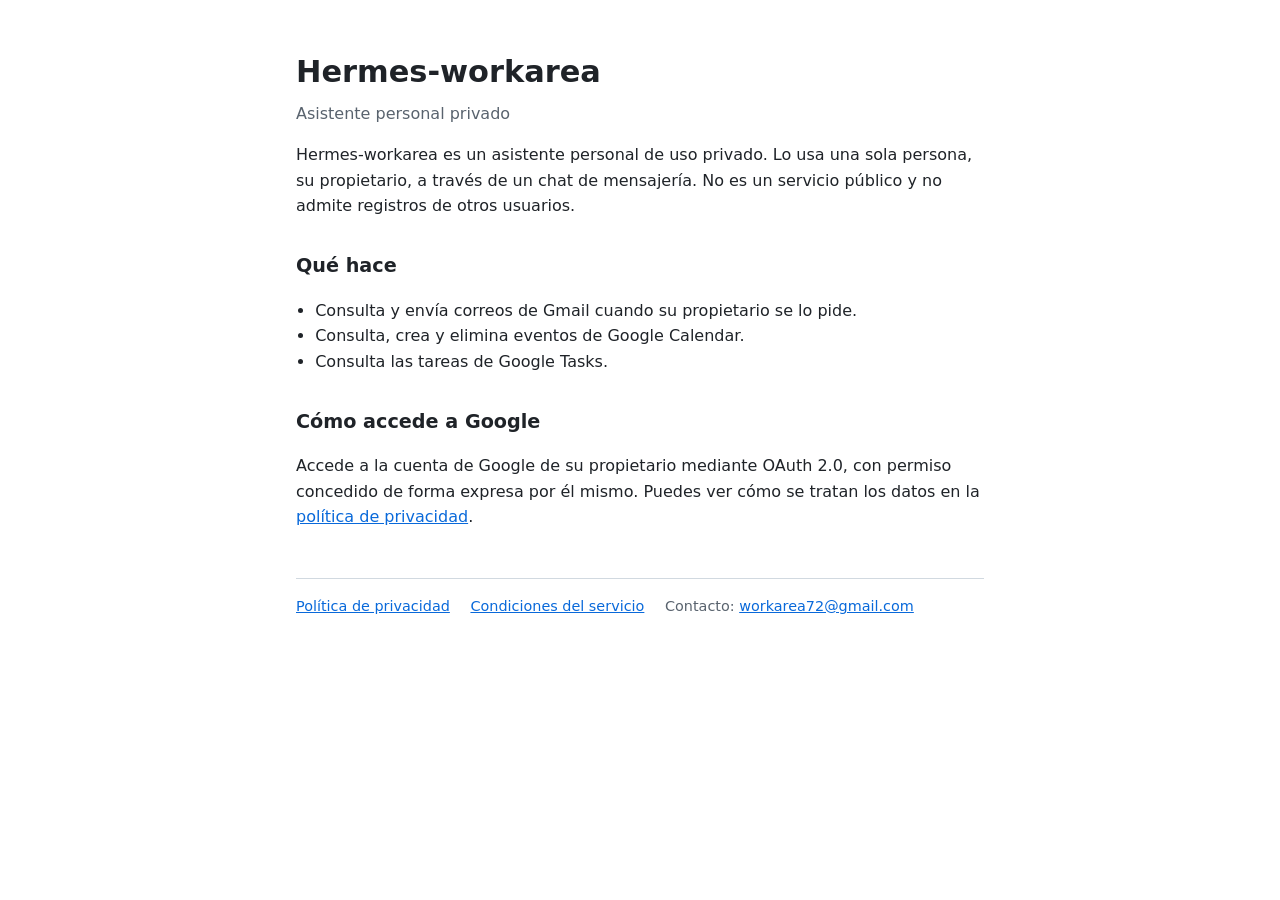
<file: index.html>
<!doctype html>
<html lang="es">
<head>
  <meta charset="utf-8">
  <meta name="viewport" content="width=device-width, initial-scale=1">
  <title>Hermes-workarea</title>
  <meta name="description" content="Asistente personal privado para un único usuario.">
  <link rel="stylesheet" href="style.css">
</head>
<body>
<main>
  <h1>Hermes-workarea</h1>
  <p class="sub">Asistente personal privado</p>

  <p>Hermes-workarea es un asistente personal de uso privado. Lo usa una sola persona, su propietario, a través de un chat de mensajería. No es un servicio público y no admite registros de otros usuarios.</p>

  <h2>Qué hace</h2>
  <ul>
    <li>Consulta y envía correos de Gmail cuando su propietario se lo pide.</li>
    <li>Consulta, crea y elimina eventos de Google Calendar.</li>
    <li>Consulta las tareas de Google Tasks.</li>
  </ul>

  <h2>Cómo accede a Google</h2>
  <p>Accede a la cuenta de Google de su propietario mediante OAuth 2.0, con permiso concedido de forma expresa por él mismo. Puedes ver cómo se tratan los datos en la <a href="privacidad.html">política de privacidad</a>.</p>

  <footer>
    <a href="privacidad.html">Política de privacidad</a>
    <a href="condiciones.html">Condiciones del servicio</a>
    <span>Contacto: <a href="mailto:workarea72@gmail.com">workarea72@gmail.com</a></span>
  </footer>
</main>
</body>
</html>
</file>
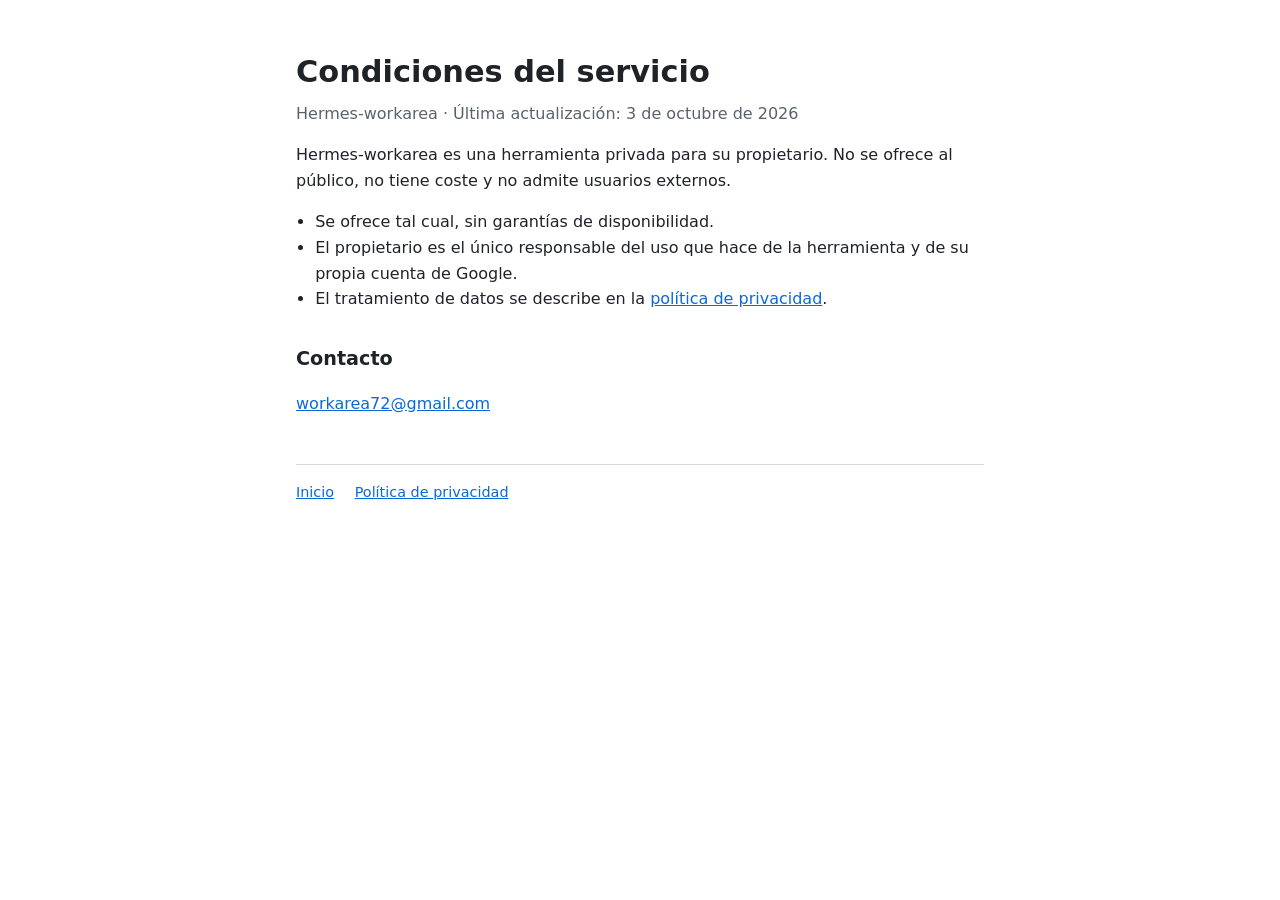
<file: condiciones.html>
<!doctype html>
<html lang="es">
<head>
  <meta charset="utf-8">
  <meta name="viewport" content="width=device-width, initial-scale=1">
  <title>Condiciones de Hermes-workarea</title>
  <meta name="description" content="Condiciones del servicio de Hermes-workarea.">
  <link rel="stylesheet" href="style.css">
</head>
<body>
<main>
  <h1>Condiciones del servicio</h1>
  <p class="sub">Hermes-workarea · Última actualización: 3 de octubre de 2026</p>

  <p>Hermes-workarea es una herramienta privada para su propietario. No se ofrece al público, no tiene coste y no admite usuarios externos.</p>
  <ul>
    <li>Se ofrece tal cual, sin garantías de disponibilidad.</li>
    <li>El propietario es el único responsable del uso que hace de la herramienta y de su propia cuenta de Google.</li>
    <li>El tratamiento de datos se describe en la <a href="privacidad.html">política de privacidad</a>.</li>
  </ul>

  <h2>Contacto</h2>
  <p><a href="mailto:workarea72@gmail.com">workarea72@gmail.com</a></p>

  <footer>
    <a href="index.html">Inicio</a>
    <a href="privacidad.html">Política de privacidad</a>
  </footer>
</main>
</body>
</html>
</file>
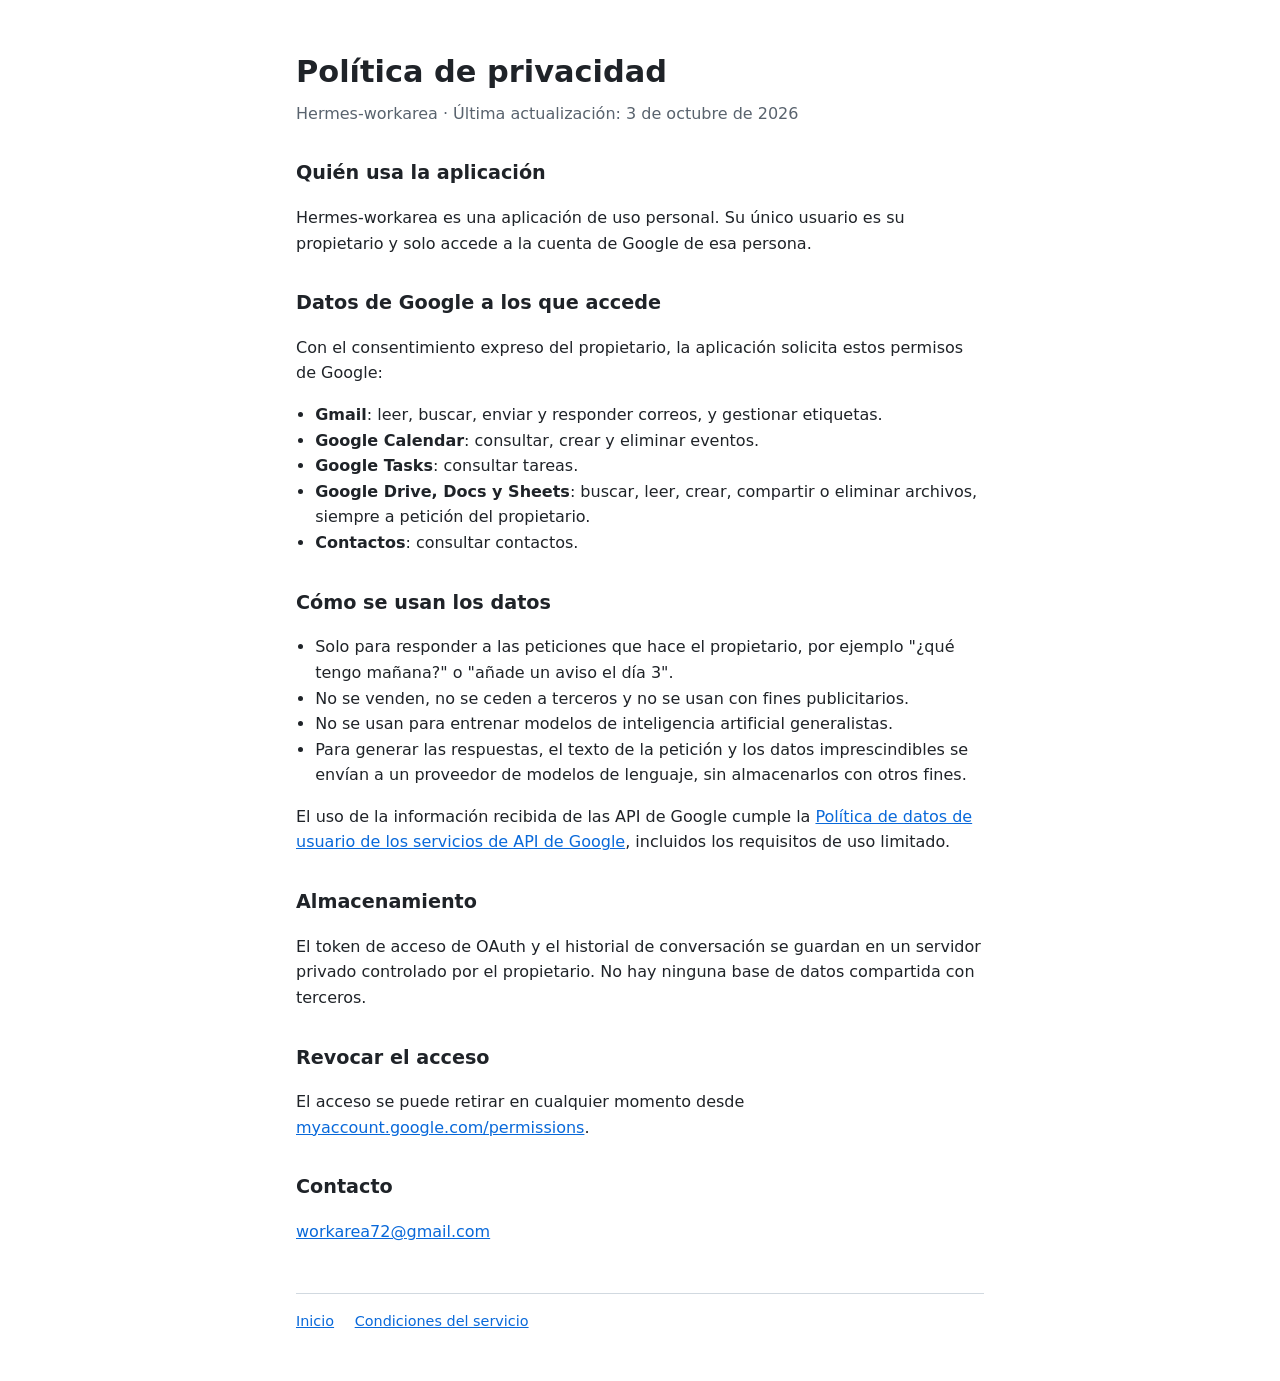
<file: privacidad.html>
<!doctype html>
<html lang="es">
<head>
  <meta charset="utf-8">
  <meta name="viewport" content="width=device-width, initial-scale=1">
  <title>Privacidad de Hermes-workarea</title>
  <meta name="description" content="Política de privacidad de Hermes-workarea.">
  <link rel="stylesheet" href="style.css">
</head>
<body>
<main>
  <h1>Política de privacidad</h1>
  <p class="sub">Hermes-workarea · Última actualización: 3 de octubre de 2026</p>

  <h2>Quién usa la aplicación</h2>
  <p>Hermes-workarea es una aplicación de uso personal. Su único usuario es su propietario y solo accede a la cuenta de Google de esa persona.</p>

  <h2>Datos de Google a los que accede</h2>
  <p>Con el consentimiento expreso del propietario, la aplicación solicita estos permisos de Google:</p>
  <ul>
    <li><strong>Gmail</strong>: leer, buscar, enviar y responder correos, y gestionar etiquetas.</li>
    <li><strong>Google Calendar</strong>: consultar, crear y eliminar eventos.</li>
    <li><strong>Google Tasks</strong>: consultar tareas.</li>
    <li><strong>Google Drive, Docs y Sheets</strong>: buscar, leer, crear, compartir o eliminar archivos, siempre a petición del propietario.</li>
    <li><strong>Contactos</strong>: consultar contactos.</li>
  </ul>

  <h2>Cómo se usan los datos</h2>
  <ul>
    <li>Solo para responder a las peticiones que hace el propietario, por ejemplo "¿qué tengo mañana?" o "añade un aviso el día 3".</li>
    <li>No se venden, no se ceden a terceros y no se usan con fines publicitarios.</li>
    <li>No se usan para entrenar modelos de inteligencia artificial generalistas.</li>
    <li>Para generar las respuestas, el texto de la petición y los datos imprescindibles se envían a un proveedor de modelos de lenguaje, sin almacenarlos con otros fines.</li>
  </ul>
  <p>El uso de la información recibida de las API de Google cumple la <a href="https://developers.google.com/terms/api-services-user-data-policy">Política de datos de usuario de los servicios de API de Google</a>, incluidos los requisitos de uso limitado.</p>

  <h2>Almacenamiento</h2>
  <p>El token de acceso de OAuth y el historial de conversación se guardan en un servidor privado controlado por el propietario. No hay ninguna base de datos compartida con terceros.</p>

  <h2>Revocar el acceso</h2>
  <p>El acceso se puede retirar en cualquier momento desde <a href="https://myaccount.google.com/permissions">myaccount.google.com/permissions</a>.</p>

  <h2>Contacto</h2>
  <p><a href="mailto:workarea72@gmail.com">workarea72@gmail.com</a></p>

  <footer>
    <a href="index.html">Inicio</a>
    <a href="condiciones.html">Condiciones del servicio</a>
  </footer>
</main>
</body>
</html>
</file>
<file: style.css>
:root { --bg: #ffffff; --fg: #1f2328; --muted: #59636e; --accent: #0969da; --border: #d1d9e0; }
@media (prefers-color-scheme: dark) {
  :root { --bg: #0d1117; --fg: #e6edf3; --muted: #9198a1; --accent: #4493f8; --border: #3d444d; }
}
* { box-sizing: border-box; }
body { margin: 0; background: var(--bg); color: var(--fg); font: 16px/1.6 system-ui, -apple-system, "Segoe UI", sans-serif; }
main { max-width: 720px; margin: 0 auto; padding: 48px 16px; }
h1 { font-size: 1.9rem; margin: 0 0 .25rem; }
h2 { font-size: 1.2rem; margin-top: 2rem; }
.sub { color: var(--muted); margin-top: 0; }
a { color: var(--accent); }
ul { padding-left: 1.2rem; }
footer { margin-top: 3rem; padding-top: 1rem; border-top: 1px solid var(--border); color: var(--muted); font-size: .9rem; }
footer a { margin-right: 1rem; }
</file>
